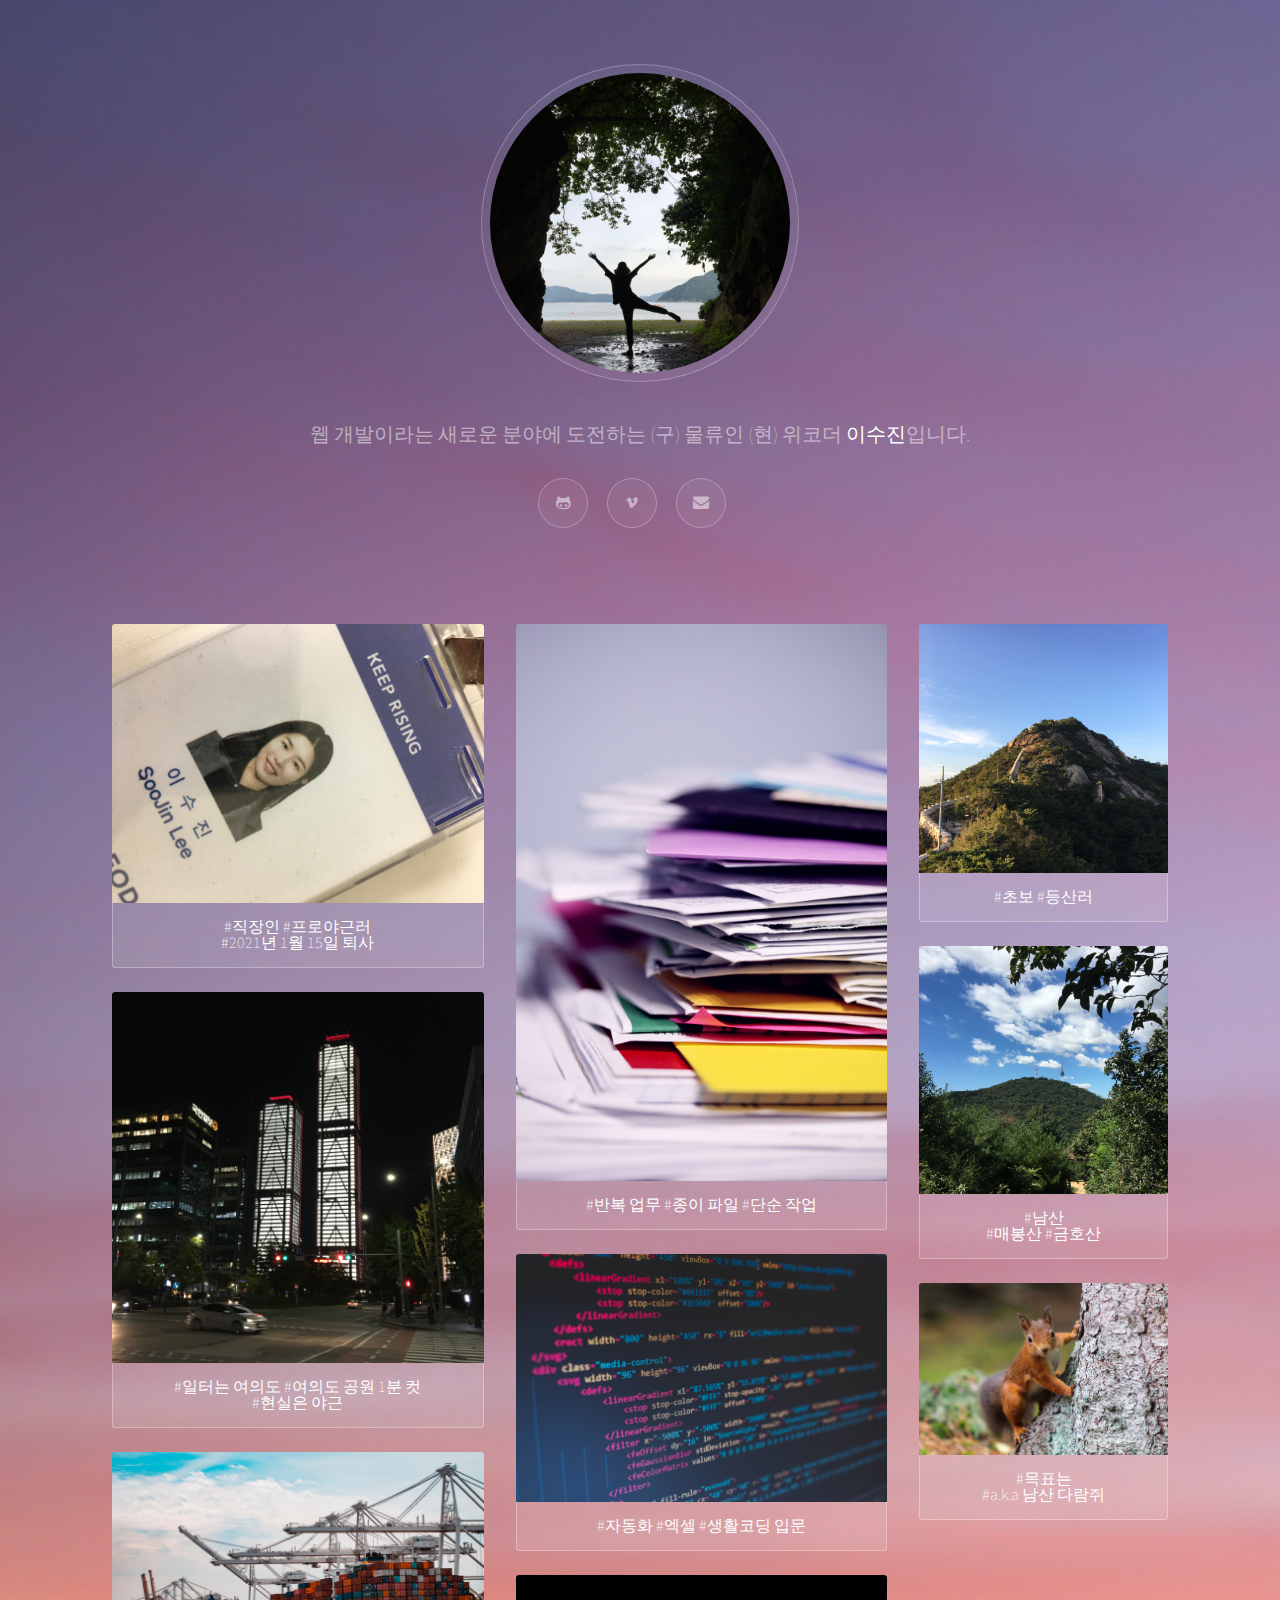
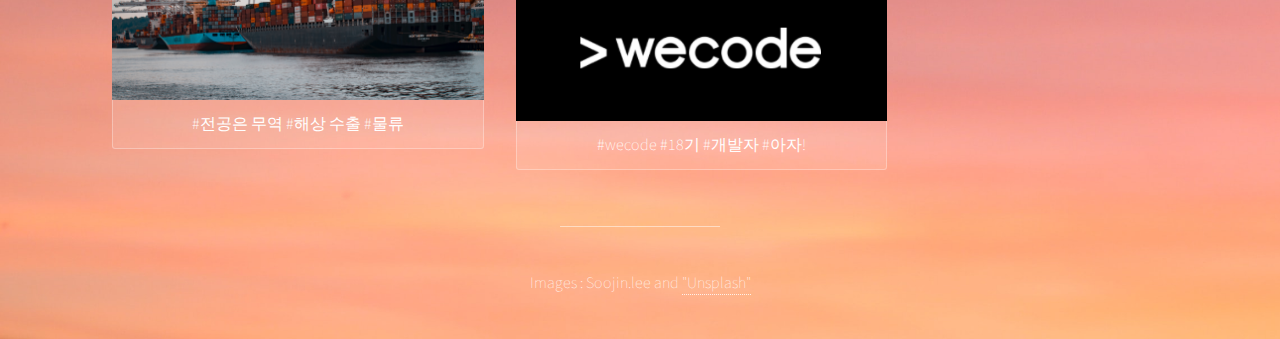
<file: index.html>
<!DOCTYPE html>
<html>
    <head>
        <title>I'm Soojin</title>
        <meta charset="utf-8">
        <meta name="viewport" content="width=device-width, initial-scale=1">
        <link rel="stylesheet" href="reset.css">
        <link href="https://fonts.googleapis.com/css2?family=Source+Sans+Pro:wght@300&display=swap" rel="stylesheet">
        <link rel="stylesheet" href="fontello-f05d487c/css/fontello.css">
        <link rel="stylesheet" href="main.css">

    </head>
    <body>
        <div id="wrapper">
            <!--header-->
            <header id="header">
                <span class="avatar">
                    <img src="images/me.JPG" alt>
                </span>
                <h1>
                    웹 개발이라는 새로운 분야에 도전하는 (구) 물류인 (현) 위코더 <strong>이수진</strong>입니다.<br>
                    
                </h1>
                <ul class="icons">
                    <li><a href=""https://github.com/S2-J1NG" target=_blank class="icon-github-1"><span class="label">Github</span></a></li>
                    <li><a href="https://velog.io/@s2jing_1902" target=_blank class="icon-vimeo"><span class="label">velog</span></a></li>
                    <li><a href="mailto:shooj@gmail.com" target=_blank class="icon-mail-alt"><span class="label">mail</span></a></li>
                </ul>
            </header>
            <!--main-->
        <section id="main">
            <section class="thumbnails">
                <div>
                    <a style="cursor: pointer; outline:0px;">
                        <img src="images/card.JPG" alt>
                        <h3>#직장인 #프로야근러 <br> #2021년 1월 15일 퇴사</h3>
                    </a>
                    <a style="cursor: pointer; outline:0px;" >
                        <img src="images/yeuido.JPG" alt>
                        <h3>#일터는 여의도 #여의도 공원 1분 컷 <br> #현실은 야근</h3>
                    </a>
                    <a style="cursor: pointer; outline: 0px;" >
                        <img src="images/vessel.jpg" alt>
                        <h3> #전공은 무역 #해상 수출 #물류 </h3>
                    </a>
                </div>
                <div>
                    <a style="cursor: pointer;outline:0px" >
                        <img src="images/doc.jpg" alt>
                        <h3>#반복 업무 #종이 파일 #단순 작업 </h3>
                    </a>
                    <a style="cursor: pointer;outline:0px" >
                        <img src="images/coding.jpg" alt>
                        <h3>#자동화 #엑셀 #생활코딩 입문 </h3>
                    </a>
                    <a style="cursor: pinter;outline:0px" >
                        <img src="images/wecode.jpg" alt>
                        <h3> #wecode #18기 #개발자 #아자!</h3>
                    </a>
                </div>
                <div>
                    <a style="cursor: pointer; outline:0px" >
                        <img src="images/inwang.JPG" alt>
                        <h3>#초보 #등산러</h3>
                    </a>
                    <a style="cursor:pointer; outline:0px" >
                        <img src="images/namsan.JPG" alt>
                        <h3> #남산<br> #매봉산 #금호산 </h3>
                    </a>
                    <a style="cursor:pointer; outline:0px" >
                        <img src="images/squirrel.jpg" alt>
                        <h3> #목표는 <br> #a.k.a 남산 다람쥐</h3>
                    </a>
                </div>
            </section>
        </section>
            <!--footer-->
            <footer id="footer">
                <p>
                    Images : Soojin.lee and 
                    <a href="https://unsplash.com/">"Unsplash"</a>
                </p>
            </footer>
        </div>
    </body>
</html>
</file>
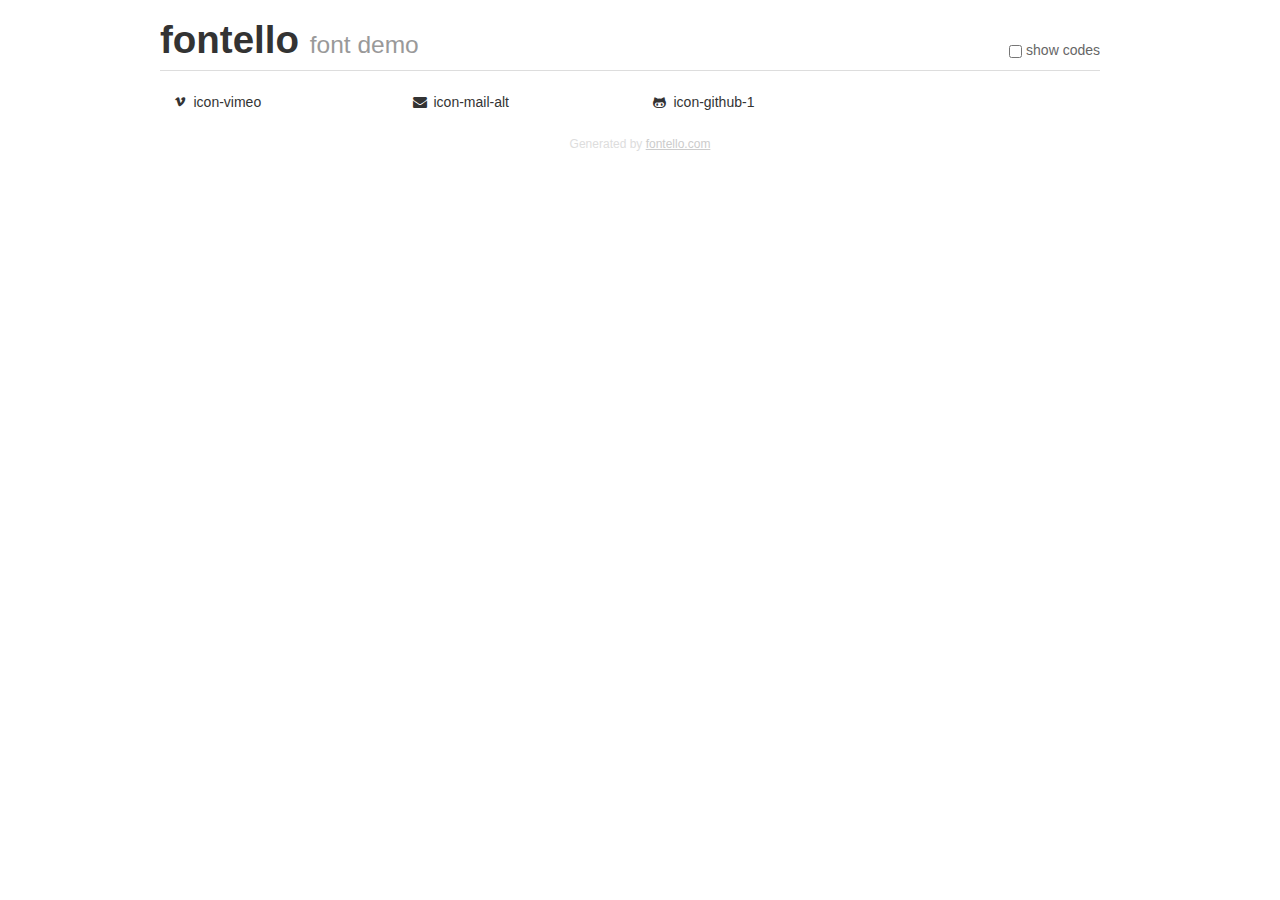
<file: fontello-f05d487c/demo.html>
<!DOCTYPE html>
<html>
  <head><!--[if lt IE 9]><script language="javascript" type="text/javascript" src="//html5shim.googlecode.com/svn/trunk/html5.js"></script><![endif]-->
    <meta charset="UTF-8"><style>/*
 * Bootstrap v2.2.1
 *
 * Copyright 2012 Twitter, Inc
 * Licensed under the Apache License v2.0
 * http://www.apache.org/licenses/LICENSE-2.0
 *
 * Designed and built with all the love in the world @twitter by @mdo and @fat.
 */
.clearfix {
  *zoom: 1;
}
.clearfix:before,
.clearfix:after {
  display: table;
  content: "";
  line-height: 0;
}
.clearfix:after {
  clear: both;
}
html {
  font-size: 100%;
  -webkit-text-size-adjust: 100%;
  -ms-text-size-adjust: 100%;
}
a:focus {
  outline: thin dotted #333;
  outline: 5px auto -webkit-focus-ring-color;
  outline-offset: -2px;
}
a:hover,
a:active {
  outline: 0;
}
button,
input,
select,
textarea {
  margin: 0;
  font-size: 100%;
  vertical-align: middle;
}
button,
input {
  *overflow: visible;
  line-height: normal;
}
button::-moz-focus-inner,
input::-moz-focus-inner {
  padding: 0;
  border: 0;
}
body {
  margin: 0;
  font-family: "Helvetica Neue", Helvetica, Arial, sans-serif;
  font-size: 14px;
  line-height: 20px;
  color: #333;
  background-color: #fff;
}
a {
  color: #08c;
  text-decoration: none;
}
a:hover {
  color: #005580;
  text-decoration: underline;
}
.row {
  margin-left: -20px;
  *zoom: 1;
}
.row:before,
.row:after {
  display: table;
  content: "";
  line-height: 0;
}
.row:after {
  clear: both;
}
[class*="span"] {
  float: left;
  min-height: 1px;
  margin-left: 20px;
}
.container,
.navbar-static-top .container,
.navbar-fixed-top .container,
.navbar-fixed-bottom .container {
  width: 940px;
}
.span12 {
  width: 940px;
}
.span11 {
  width: 860px;
}
.span10 {
  width: 780px;
}
.span9 {
  width: 700px;
}
.span8 {
  width: 620px;
}
.span7 {
  width: 540px;
}
.span6 {
  width: 460px;
}
.span5 {
  width: 380px;
}
.span4 {
  width: 300px;
}
.span3 {
  width: 220px;
}
.span2 {
  width: 140px;
}
.span1 {
  width: 60px;
}
[class*="span"].pull-right,
.row-fluid [class*="span"].pull-right {
  float: right;
}
.container {
  margin-right: auto;
  margin-left: auto;
  *zoom: 1;
}
.container:before,
.container:after {
  display: table;
  content: "";
  line-height: 0;
}
.container:after {
  clear: both;
}
p {
  margin: 0 0 10px;
}
.lead {
  margin-bottom: 20px;
  font-size: 21px;
  font-weight: 200;
  line-height: 30px;
}
small {
  font-size: 85%;
}
h1 {
  margin: 10px 0;
  font-family: inherit;
  font-weight: bold;
  line-height: 20px;
  color: inherit;
  text-rendering: optimizelegibility;
}
h1 small {
  font-weight: normal;
  line-height: 1;
  color: #999;
}
h1 {
  line-height: 40px;
}
h1 {
  font-size: 38.5px;
}
h1 small {
  font-size: 24.5px;
}
body {
  margin-top: 90px;
}
.header {
  position: fixed;
  top: 0;
  left: 50%;
  margin-left: -480px;
  background-color: #fff;
  border-bottom: 1px solid #ddd;
  padding-top: 10px;
  z-index: 10;
}
.footer {
  color: #ddd;
  font-size: 12px;
  text-align: center;
  margin-top: 20px;
}
.footer a {
  color: #ccc;
  text-decoration: underline;
}
.the-icons {
  font-size: 14px;
  line-height: 24px;
}
.switch {
  position: absolute;
  right: 0;
  bottom: 10px;
  color: #666;
}
.switch input {
  margin-right: 0.3em;
}
.codesOn .i-name {
  display: none;
}
.codesOn .i-code {
  display: inline;
}
.i-code {
  display: none;
}
@font-face {
      font-family: 'fontello';
      src: url('./font/fontello.eot?12505605');
      src: url('./font/fontello.eot?12505605#iefix') format('embedded-opentype'),
           url('./font/fontello.woff?12505605') format('woff'),
           url('./font/fontello.ttf?12505605') format('truetype'),
           url('./font/fontello.svg?12505605#fontello') format('svg');
      font-weight: normal;
      font-style: normal;
    }
     
     
    .demo-icon
    {
      font-family: "fontello";
      font-style: normal;
      font-weight: normal;
      speak: never;
     
      display: inline-block;
      text-decoration: inherit;
      width: 1em;
      margin-right: .2em;
      text-align: center;
      /* opacity: .8; */
     
      /* For safety - reset parent styles, that can break glyph codes*/
      font-variant: normal;
      text-transform: none;
     
      /* fix buttons height, for twitter bootstrap */
      line-height: 1em;
     
      /* Animation center compensation - margins should be symmetric */
      /* remove if not needed */
      margin-left: .2em;
     
      /* You can be more comfortable with increased icons size */
      /* font-size: 120%; */
     
      /* Font smoothing. That was taken from TWBS */
      -webkit-font-smoothing: antialiased;
      -moz-osx-font-smoothing: grayscale;
     
      /* Uncomment for 3D effect */
      /* text-shadow: 1px 1px 1px rgba(127, 127, 127, 0.3); */
    }
     </style>
    <link rel="stylesheet" href="css/animation.css"><!--[if IE 7]><link rel="stylesheet" href="css/" + font.fontname + "-ie7.css"><![endif]-->
    <script>
      function toggleCodes(on) {
        var obj = document.getElementById('icons');
      
        if (on) {
          obj.className += ' codesOn';
        } else {
          obj.className = obj.className.replace(' codesOn', '');
        }
      }
      
    </script>
  </head>
  <body>
    <div class="container header">
      <h1>fontello <small>font demo</small></h1>
      <label class="switch">
        <input type="checkbox" onclick="toggleCodes(this.checked)">show codes
      </label>
    </div>
    <div class="container" id="icons">
      <div class="row">
        <div class="the-icons span3" title="Code: 0xe800"><i class="demo-icon icon-vimeo">&#xe800;</i> <span class="i-name">icon-vimeo</span><span class="i-code">0xe800</span></div>
        <div class="the-icons span3" title="Code: 0xf0e0"><i class="demo-icon icon-mail-alt">&#xf0e0;</i> <span class="i-name">icon-mail-alt</span><span class="i-code">0xf0e0</span></div>
        <div class="the-icons span3" title="Code: 0xf300"><i class="demo-icon icon-github-1">&#xf300;</i> <span class="i-name">icon-github-1</span><span class="i-code">0xf300</span></div>
      </div>
    </div>
    <div class="container footer">Generated by <a href="https://fontello.com">fontello.com</a></div>
  </body>
</html>
</file>
<file: fontello-f05d487c/css/fontello.css>
@font-face {
  font-family: "fontello";
  src: url("../font/fontello.eot?56251944");
  src: url("../font/fontello.eot?56251944#iefix") format("embedded-opentype"),
    url("../font/fontello.woff2?56251944") format("woff2"),
    url("../font/fontello.woff?56251944") format("woff"),
    url("../font/fontello.ttf?56251944") format("truetype"),
    url("../font/fontello.svg?56251944#fontello") format("svg");
  font-weight: normal;
  font-style: normal;
}
/* Chrome hack: SVG is rendered more smooth in Windozze. 100% magic, uncomment if you need it. */
/* Note, that will break hinting! In other OS-es font will be not as sharp as it could be */
/*
@media screen and (-webkit-min-device-pixel-ratio:0) {
  @font-face {
    font-family: 'fontello';
    src: url('../font/fontello.svg?56251944#fontello') format('svg');
  }
}
*/

[class^="icon-"]:before,
[class*=" icon-"]:before {
  font-family: "fontello";
  font-style: normal;
  font-weight: normal;
  speak: never;

  display: inline-block;
  text-decoration: inherit;
  width: 1em;
  margin-right: 0.2em;
  text-align: center;
  /* opacity: .8; */

  /* For safety - reset parent styles, that can break glyph codes*/
  font-variant: normal;
  text-transform: none;

  /* fix buttons height, for twitter bootstrap */
  line-height: 1em;

  /* Animation center compensation - margins should be symmetric */
  /* remove if not needed */
  margin-left: 0.2em;

  /* you can be more comfortable with increased icons size */
  /* font-size: 120%; */

  /* Font smoothing. That was taken from TWBS */
  -webkit-font-smoothing: antialiased;
  -moz-osx-font-smoothing: grayscale;

  /* Uncomment for 3D effect */
  /* text-shadow: 1px 1px 1px rgba(127, 127, 127, 0.3); */
}

.icon-vimeo:before {
  content: "\e800";
} /* '' */
.icon-mail-alt:before {
  content: "\f0e0";
} /* '' */
.icon-github-1:before {
  content: "\f300";
} /* '' */
</file>
<file: main.css>
body {
  font-family: "Source Sans Pro", sans-serif;
  background-image: url(/images/bg.jpg);
  background-size: cover;
}
#wrapper {
  max-width: 68rem;
  margin: 0 auto;
}
#header {
  text-align: center;
  padding-top: 2rem;
  padding-bottom: 6rem;
}
#header .avatar {
  border-radius: 100%;
  display: inline-block;
  padding: 0.5rem;
  background-color: rgba(255, 255, 255, 0.05);
  border: 1px solid rgba(255, 255, 255, 0.25);
  margin: 2rem 0;
}
#header .avatar img {
  width: 300px;
  border-radius: 100%;
  display: block;
}
#header h1 {
  font-size: 1.25rem;
  color: rgba(255, 255, 255, 0.5);
  font-weight: 200;
  margin-bottom: 1.5rem;
  line-height: 2.3rem;
}
#header h1 strong {
  color: white;
  font-weight: 200;
}
#header ul.icons li {
  display: inline-block;
  border-radius: 100%;
  border: 1px solid rgba(255, 255, 255, 0.25);
  background-color: rgba(255, 255, 255, 0.05);
  width: 3rem;
  height: 3rem;
  display: inline-flex;
  justify-content: center;
  align-items: center;
  margin-right: 1rem;
}
#header ul.icons li:hover {
  border: 1px solid rgba(255, 255, 255, 0.25);
  background-color: rgba(255, 255, 255, 0.2);
}
#header ul.icons li a {
  color: rgba(255, 255, 255, 0.5);
  text-decoration: none;
}

#header ul.icons li .label {
  display: none;
}
#main .thumbnails {
  display: flex;
}
#main .thumbnails > div {
  flex-grow: 1;
  margin-right: 1rem;
  margin-left: 1rem;
}
#main .thumbnails a {
  margin-bottom: 1.5rem;
  display: block;
}
#main .thumbnails img {
  width: 100%;
  border-top-left-radius: 0.2rem;
  border-top-right-radius: 0.2rem;
  display: block;
}
#main .thumbnails h3 {
  border-left: 1px solid rgba(255, 255, 255, 0.3);
  border-right: 1px solid rgba(255, 255, 255, 0.3);
  border-bottom: 1px solid rgba(255, 255, 255, 0.3);
  border-bottom-left-radius: 0.2rem;
  border-bottom-right-radius: 0.2rem;
  padding: 1rem;
  text-align: center;
  background-color: rgba(255, 255, 255, 0.1);
  color: white;
  font: size 0.5rem;
  font-weight: 200;
}
#footer {
  text-align: center;
  color: rgba(255, 255, 255, 0.8);
  font-weight: 200;
  padding-bottom: 3rem;
  font-size: 1rem;
}
#footer a {
  color: rgba(255, 255, 255, 0.8);
  text-decoration: none;
  border-bottom: 1px dotted rgba(255, 255, 255, 0.8);
}
#footer:before {
  content: "";
  display: block;
  margin: 2rem auto;
  width: 10rem;
  border-top: 1px solid rgba(255, 255, 255, 0.5);
  margin-bottom: 3rem;
}
@media (max-width: 480px) {
  #main .thumbnails {
    display: block;
  }
}
</file>
<file: fontello-f05d487c/css/animation.css>
/*
   Animation example, for spinners
*/
.animate-spin {
  -moz-animation: spin 2s infinite linear;
  -o-animation: spin 2s infinite linear;
  -webkit-animation: spin 2s infinite linear;
  animation: spin 2s infinite linear;
  display: inline-block;
}
@-moz-keyframes spin {
  0% {
    -moz-transform: rotate(0deg);
    -o-transform: rotate(0deg);
    -webkit-transform: rotate(0deg);
    transform: rotate(0deg);
  }

  100% {
    -moz-transform: rotate(359deg);
    -o-transform: rotate(359deg);
    -webkit-transform: rotate(359deg);
    transform: rotate(359deg);
  }
}
@-webkit-keyframes spin {
  0% {
    -moz-transform: rotate(0deg);
    -o-transform: rotate(0deg);
    -webkit-transform: rotate(0deg);
    transform: rotate(0deg);
  }

  100% {
    -moz-transform: rotate(359deg);
    -o-transform: rotate(359deg);
    -webkit-transform: rotate(359deg);
    transform: rotate(359deg);
  }
}
@-o-keyframes spin {
  0% {
    -moz-transform: rotate(0deg);
    -o-transform: rotate(0deg);
    -webkit-transform: rotate(0deg);
    transform: rotate(0deg);
  }

  100% {
    -moz-transform: rotate(359deg);
    -o-transform: rotate(359deg);
    -webkit-transform: rotate(359deg);
    transform: rotate(359deg);
  }
}
@-ms-keyframes spin {
  0% {
    -moz-transform: rotate(0deg);
    -o-transform: rotate(0deg);
    -webkit-transform: rotate(0deg);
    transform: rotate(0deg);
  }

  100% {
    -moz-transform: rotate(359deg);
    -o-transform: rotate(359deg);
    -webkit-transform: rotate(359deg);
    transform: rotate(359deg);
  }
}
@keyframes spin {
  0% {
    -moz-transform: rotate(0deg);
    -o-transform: rotate(0deg);
    -webkit-transform: rotate(0deg);
    transform: rotate(0deg);
  }

  100% {
    -moz-transform: rotate(359deg);
    -o-transform: rotate(359deg);
    -webkit-transform: rotate(359deg);
    transform: rotate(359deg);
  }
}
</file>
